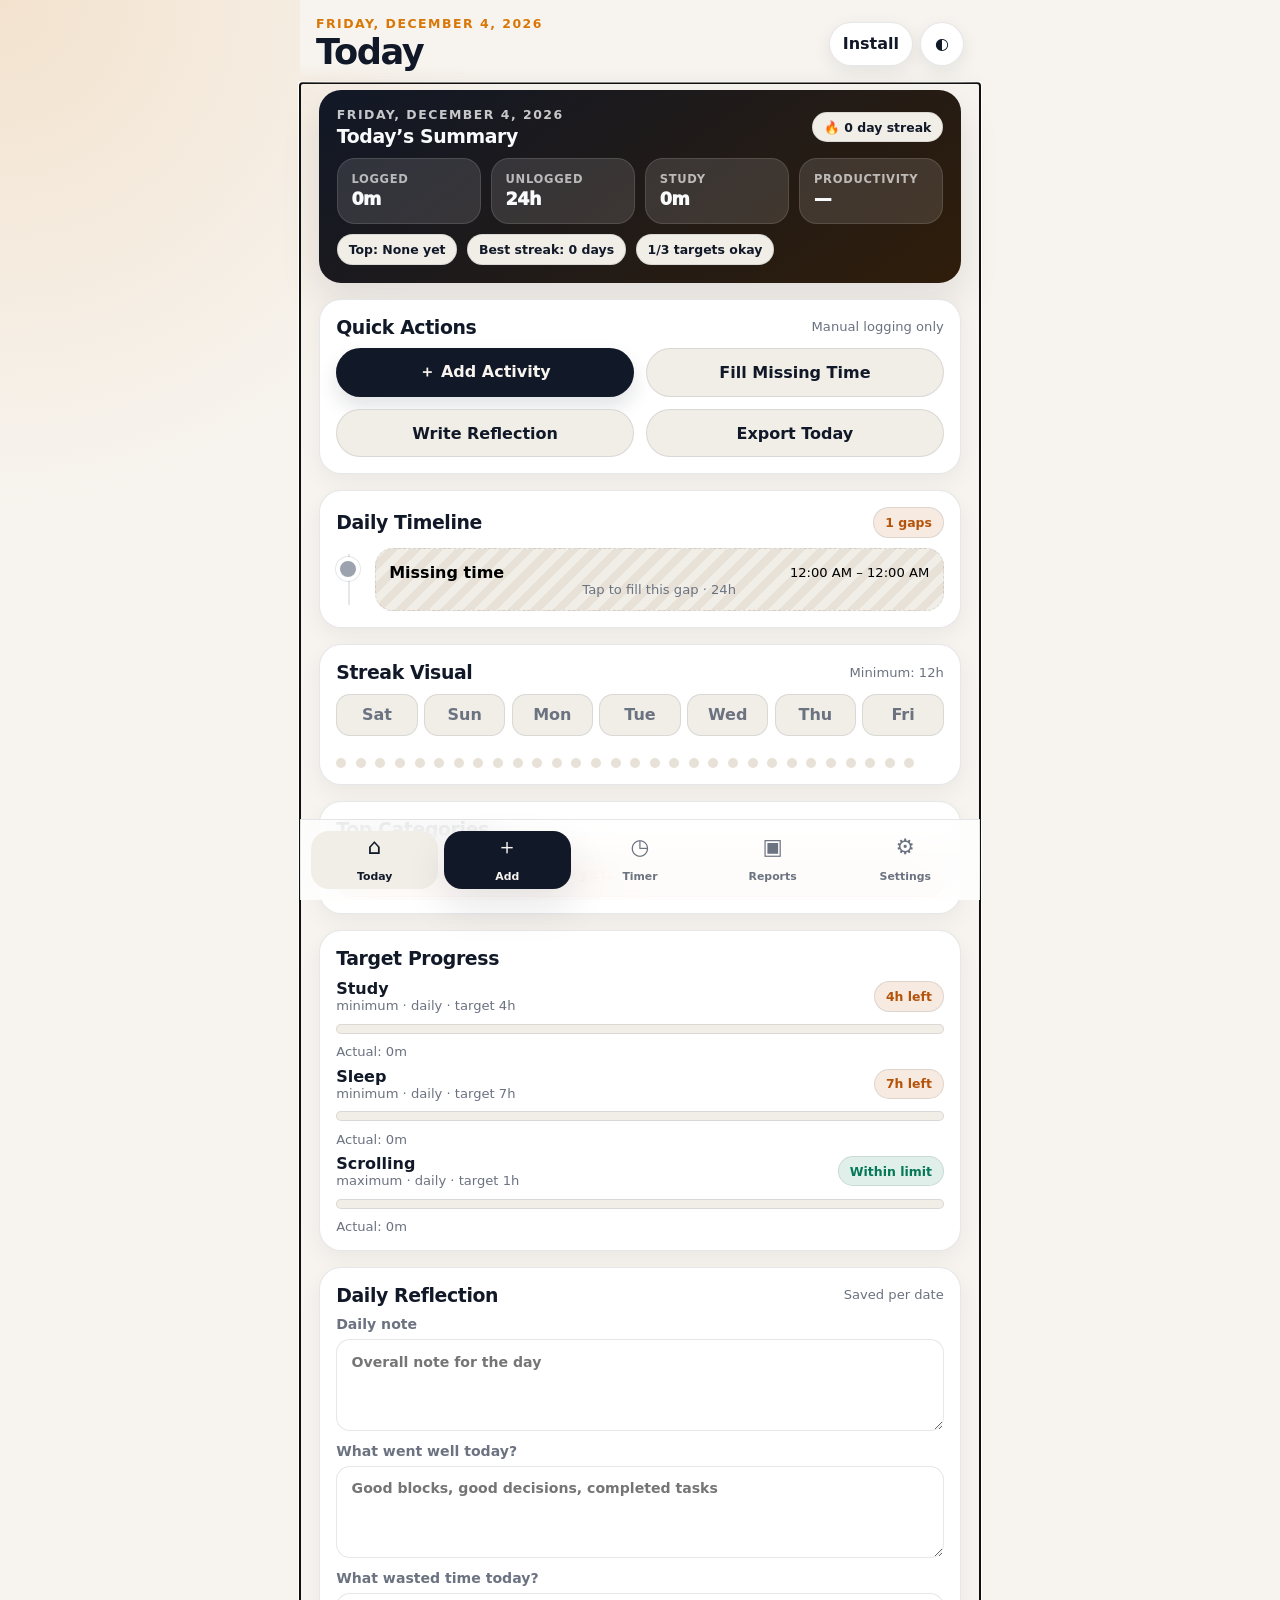
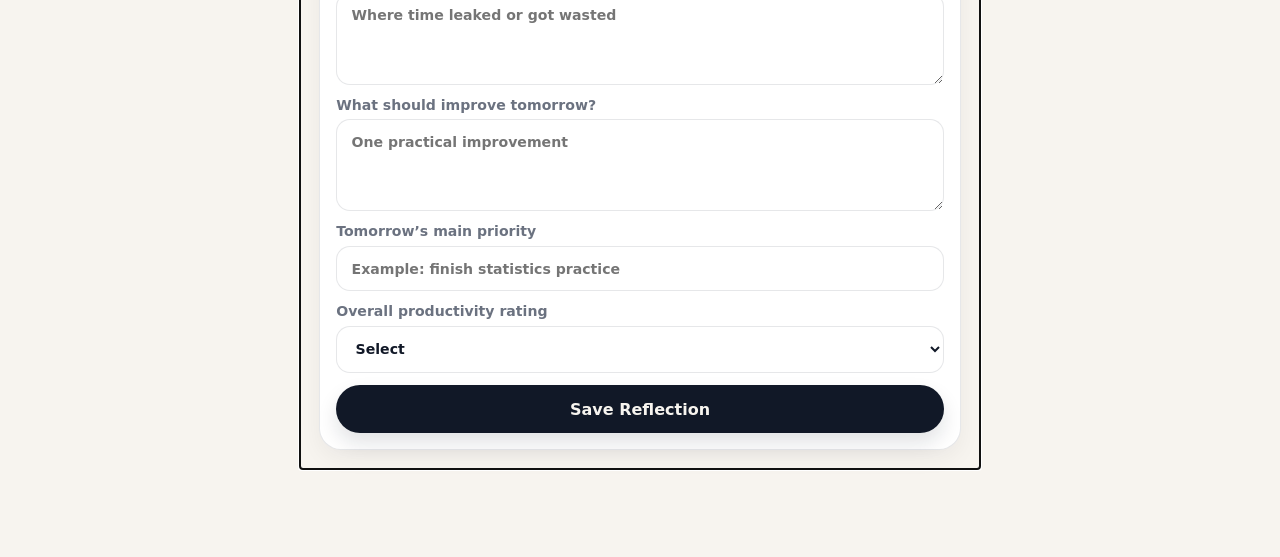
<file: index.html>
<!doctype html>
<html lang="en">
<head>
  <meta charset="utf-8" />
  <meta name="viewport" content="width=device-width, initial-scale=1, viewport-fit=cover" />
  <meta name="theme-color" content="#111827" />
  <meta name="description" content="24-hour time audit and productivity tracker PWA" />
  <meta name="apple-mobile-web-app-capable" content="yes" />
  <meta name="apple-mobile-web-app-status-bar-style" content="black-translucent" />
  <meta name="apple-mobile-web-app-title" content="Time Audit" />
  <link rel="manifest" href="manifest.json" />
  <link rel="icon" href="assets/icon-192.png" />
  <link rel="apple-touch-icon" href="assets/icon-192.png" />
  <link rel="stylesheet" href="styles.css" />
  <title>Time Audit PWA</title>
</head>
<body>
  <noscript>
    <div class="noscript">This app needs JavaScript enabled because all data is stored and processed locally in your browser.</div>
  </noscript>

  <div id="appShell" class="app-shell">
    <header class="topbar">
      <div>
        <p class="eyebrow" id="currentDateLabel">Today</p>
        <h1 id="screenTitle">Time Audit</h1>
      </div>
      <div class="top-actions">
        <button class="icon-btn" id="installBtn" hidden title="Install app">Install</button>
        <button class="icon-btn" id="themeToggle" title="Toggle theme">◐</button>
      </div>
    </header>

    <main id="app" class="content" tabindex="-1"></main>

    <nav class="bottom-nav" aria-label="Main navigation">
      <button class="nav-item active" data-screen="today" aria-label="Today">
        <span>⌂</span><strong>Today</strong>
      </button>
      <button class="nav-item nav-add" data-screen="add" aria-label="Add Activity">
        <span>＋</span><strong>Add</strong>
      </button>
      <button class="nav-item" data-screen="timer" aria-label="Pomodoro Timer">
        <span>◷</span><strong>Timer</strong>
      </button>
      <button class="nav-item" data-screen="reports" aria-label="Reports">
        <span>▣</span><strong>Reports</strong>
      </button>
      <button class="nav-item" data-screen="settings" aria-label="Settings">
        <span>⚙</span><strong>Settings</strong>
      </button>
    </nav>
  </div>

  <div id="toast" class="toast" role="status" aria-live="polite"></div>

  <template id="modalTemplate">
    <div class="modal-backdrop" data-close-modal>
      <section class="modal-card" role="dialog" aria-modal="true" aria-labelledby="modalTitle">
        <div class="modal-head">
          <h2 id="modalTitle"></h2>
          <button class="icon-btn" data-close-modal aria-label="Close">×</button>
        </div>
        <div id="modalBody"></div>
      </section>
    </div>
  </template>

  <script src="app.js" defer></script>
</body>
</html>
</file>
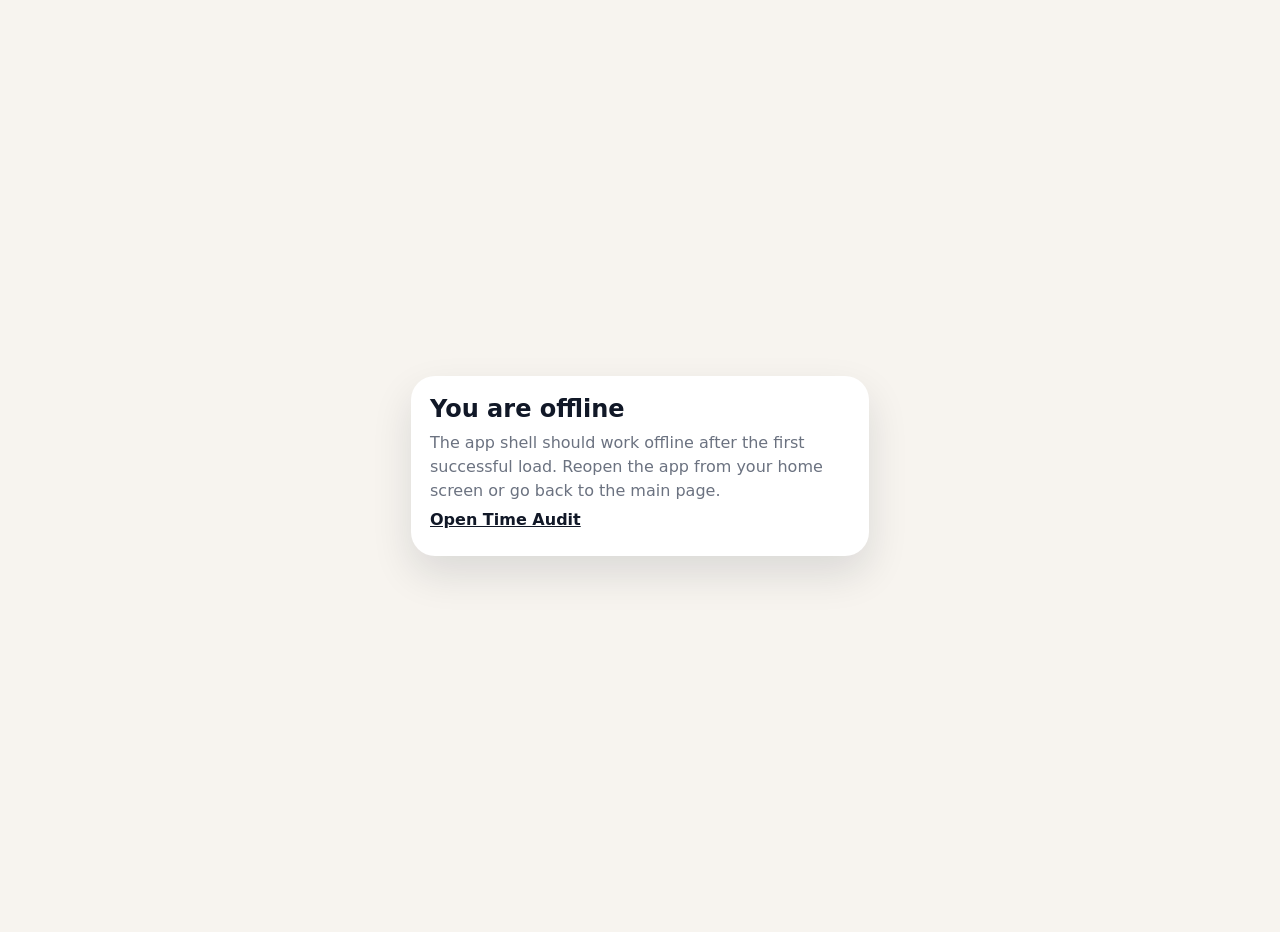
<file: offline.html>
<!doctype html>
<html lang="en">
<head>
  <meta charset="utf-8" />
  <meta name="viewport" content="width=device-width, initial-scale=1" />
  <title>Time Audit Offline</title>
  <style>
    body{margin:0;min-height:100vh;display:grid;place-items:center;font-family:system-ui,sans-serif;background:#f7f4ef;color:#111827;padding:1rem}.card{max-width:420px;background:white;padding:1.2rem;border-radius:24px;box-shadow:0 18px 40px rgba(17,24,39,.12)}h1{margin:0 0 .5rem;font-size:1.5rem}p{margin:.3rem 0;color:#6b7280;line-height:1.5}a{color:#111827;font-weight:800}
  </style>
</head>
<body>
  <main class="card">
    <h1>You are offline</h1>
    <p>The app shell should work offline after the first successful load. Reopen the app from your home screen or go back to the main page.</p>
    <p><a href="./index.html#today">Open Time Audit</a></p>
  </main>
</body>
</html>
</file>
<file: styles.css>
:root {
  --bg: #f7f4ef;
  --surface: #ffffff;
  --surface-2: #f1eee8;
  --surface-3: #e7e1d7;
  --text: #111827;
  --muted: #6b7280;
  --soft: #9ca3af;
  --brand: #111827;
  --brand-2: #374151;
  --accent: #d97706;
  --good: #047857;
  --warn: #b45309;
  --bad: #b91c1c;
  --line: rgba(17, 24, 39, 0.10);
  --shadow: 0 18px 40px rgba(17, 24, 39, 0.10);
  --radius-xl: 28px;
  --radius-lg: 22px;
  --radius-md: 16px;
  --safe-bottom: env(safe-area-inset-bottom, 0px);
}

[data-theme="dark"] {
  --bg: #0c0f14;
  --surface: #141923;
  --surface-2: #1c2330;
  --surface-3: #273142;
  --text: #f9fafb;
  --muted: #c3c8d1;
  --soft: #9099a8;
  --brand: #f9fafb;
  --brand-2: #d1d5db;
  --accent: #f59e0b;
  --good: #34d399;
  --warn: #fbbf24;
  --bad: #f87171;
  --line: rgba(249, 250, 251, 0.12);
  --shadow: 0 18px 40px rgba(0, 0, 0, 0.35);
}

* { box-sizing: border-box; }

html { scroll-behavior: smooth; }

body {
  margin: 0;
  min-height: 100vh;
  font-family: Inter, ui-sans-serif, system-ui, -apple-system, BlinkMacSystemFont, "Segoe UI", sans-serif;
  background: radial-gradient(circle at top left, rgba(217, 119, 6, 0.14), transparent 32rem), var(--bg);
  color: var(--text);
  -webkit-font-smoothing: antialiased;
}

button, input, select, textarea {
  font: inherit;
}

button {
  cursor: pointer;
  border: 0;
}

button:disabled {
  opacity: 0.55;
  cursor: not-allowed;
}

input, select, textarea {
  width: 100%;
  color: var(--text);
  background: var(--surface);
  border: 1px solid var(--line);
  border-radius: 14px;
  padding: 0.85rem 0.9rem;
  outline: none;
}

input[type="checkbox"], input[type="radio"] {
  width: auto;
  accent-color: var(--accent);
}

input[type="color"] {
  padding: 0.2rem;
  min-height: 48px;
}

textarea {
  resize: vertical;
  min-height: 92px;
}

label {
  display: grid;
  gap: 0.42rem;
  font-size: 0.88rem;
  color: var(--muted);
  font-weight: 700;
}

h1, h2, h3, p { margin: 0; }

h1 {
  font-size: clamp(1.55rem, 5vw, 2.2rem);
  line-height: 1.05;
  letter-spacing: -0.04em;
}

h2 {
  font-size: 1.18rem;
  letter-spacing: -0.02em;
}

h3 { font-size: 1rem; }

a { color: inherit; }

.app-shell {
  width: min(100%, 680px);
  min-height: 100vh;
  margin: 0 auto;
  padding-bottom: calc(88px + var(--safe-bottom));
}

.topbar {
  position: sticky;
  top: 0;
  z-index: 20;
  display: flex;
  align-items: center;
  justify-content: space-between;
  gap: 1rem;
  padding: calc(1rem + env(safe-area-inset-top, 0px)) 1rem 0.75rem;
  background: linear-gradient(to bottom, var(--bg) 75%, rgba(247, 244, 239, 0));
  backdrop-filter: blur(18px);
}

[data-theme="dark"] .topbar {
  background: linear-gradient(to bottom, var(--bg) 75%, rgba(12, 15, 20, 0));
}

.eyebrow {
  color: var(--accent);
  font-size: 0.78rem;
  font-weight: 900;
  letter-spacing: 0.12em;
  text-transform: uppercase;
  margin-bottom: 0.2rem;
}

.top-actions {
  display: flex;
  align-items: center;
  gap: 0.45rem;
}

.icon-btn {
  min-width: 44px;
  min-height: 44px;
  display: inline-grid;
  place-items: center;
  padding: 0 0.8rem;
  border-radius: 999px;
  background: var(--surface);
  color: var(--text);
  box-shadow: 0 6px 18px rgba(17, 24, 39, 0.08);
  border: 1px solid var(--line);
  font-weight: 900;
}

.content {
  padding: 0.4rem 1rem 1.2rem;
}

.bottom-nav {
  position: fixed;
  z-index: 50;
  left: 50%;
  bottom: 0;
  transform: translateX(-50%);
  width: min(100%, 680px);
  display: grid;
  grid-template-columns: repeat(5, 1fr);
  gap: 0.35rem;
  padding: 0.7rem 0.7rem calc(0.7rem + var(--safe-bottom));
  background: rgba(255, 255, 255, 0.82);
  border-top: 1px solid var(--line);
  backdrop-filter: blur(18px);
}

[data-theme="dark"] .bottom-nav {
  background: rgba(20, 25, 35, 0.88);
}

.nav-item {
  display: grid;
  gap: 0.18rem;
  place-items: center;
  min-height: 58px;
  color: var(--muted);
  background: transparent;
  border-radius: 18px;
  transition: transform 0.18s ease, background 0.18s ease, color 0.18s ease;
}

.nav-item span { font-size: 1.35rem; line-height: 1; }
.nav-item strong { font-size: 0.68rem; }
.nav-item.active { color: var(--text); background: var(--surface-2); }
.nav-item:active { transform: scale(0.96); }

.nav-add {
  background: var(--brand);
  color: var(--bg);
  box-shadow: var(--shadow);
}

.nav-add.active {
  background: var(--accent);
  color: #111827;
}

.stack { display: grid; gap: 1rem; }
.stack-sm { display: grid; gap: 0.65rem; }
.row { display: flex; align-items: center; gap: 0.7rem; }
.row-wrap { display: flex; flex-wrap: wrap; gap: 0.6rem; align-items: center; }
.between { display: flex; justify-content: space-between; gap: 0.8rem; align-items: center; }
.grid-2 { display: grid; grid-template-columns: repeat(2, minmax(0, 1fr)); gap: 0.75rem; }
.grid-3 { display: grid; grid-template-columns: repeat(3, minmax(0, 1fr)); gap: 0.65rem; }

.card {
  background: var(--surface);
  border: 1px solid var(--line);
  border-radius: var(--radius-lg);
  box-shadow: 0 8px 22px rgba(17, 24, 39, 0.05);
  padding: 1rem;
}

.card.hero {
  padding: 1.1rem;
  color: #f9fafb;
  background: linear-gradient(145deg, #111827, #2f1d0a);
  border: 0;
  box-shadow: var(--shadow);
}

[data-theme="dark"] .card.hero {
  background: linear-gradient(145deg, #1f2937, #3a240d);
}

.hero .muted, .hero .eyebrow { color: rgba(255,255,255,0.76); }

.stat-grid {
  display: grid;
  grid-template-columns: repeat(2, minmax(0, 1fr));
  gap: 0.65rem;
}

.stat {
  padding: 0.85rem;
  border-radius: 18px;
  background: rgba(255,255,255,0.12);
  border: 1px solid rgba(255,255,255,0.12);
}

.stat:not(.hero .stat) { background: var(--surface-2); }
.stat-label { font-size: 0.72rem; color: var(--muted); font-weight: 800; text-transform: uppercase; letter-spacing: 0.06em; }
.hero .stat-label { color: rgba(255,255,255,0.66); }
.stat-value { margin-top: 0.2rem; font-size: 1.1rem; font-weight: 950; letter-spacing: -0.03em; }

.muted { color: var(--muted); }
.soft { color: var(--soft); }
.small { font-size: 0.82rem; }
.tiny { font-size: 0.72rem; }
.center { text-align: center; }

.btn {
  display: inline-flex;
  align-items: center;
  justify-content: center;
  gap: 0.4rem;
  min-height: 48px;
  padding: 0.82rem 1rem;
  border-radius: 999px;
  background: var(--brand);
  color: var(--bg);
  font-weight: 900;
  border: 1px solid transparent;
  box-shadow: 0 10px 20px rgba(17, 24, 39, 0.12);
}

.btn.secondary {
  background: var(--surface-2);
  color: var(--text);
  border-color: var(--line);
  box-shadow: none;
}

.btn.ghost {
  background: transparent;
  color: var(--text);
  border-color: var(--line);
  box-shadow: none;
}

.btn.danger {
  background: rgba(185, 28, 28, 0.12);
  color: var(--bad);
  border-color: rgba(185, 28, 28, 0.22);
  box-shadow: none;
}

.btn.success {
  background: rgba(4, 120, 87, 0.14);
  color: var(--good);
  border-color: rgba(4, 120, 87, 0.20);
  box-shadow: none;
}

.btn.full { width: 100%; }

.chip {
  display: inline-flex;
  align-items: center;
  gap: 0.38rem;
  padding: 0.42rem 0.68rem;
  border-radius: 999px;
  background: var(--surface-2);
  color: var(--text);
  font-size: 0.78rem;
  font-weight: 850;
  border: 1px solid var(--line);
}

.chip.good { color: var(--good); background: rgba(4, 120, 87, 0.12); }
.chip.warn { color: var(--warn); background: rgba(180, 83, 9, 0.12); }
.chip.bad { color: var(--bad); background: rgba(185, 28, 28, 0.12); }

.timeline {
  position: relative;
  display: grid;
  gap: 0.72rem;
}

.timeline::before {
  content: "";
  position: absolute;
  left: 12px;
  top: 0.4rem;
  bottom: 0.4rem;
  width: 2px;
  background: var(--line);
}

.timeline-item {
  position: relative;
  display: grid;
  grid-template-columns: 28px 1fr;
  gap: 0.65rem;
}

.timeline-dot {
  width: 24px;
  height: 24px;
  border-radius: 999px;
  margin-top: 0.55rem;
  background: var(--item-color, var(--accent));
  border: 4px solid var(--surface);
  box-shadow: 0 0 0 1px var(--line);
  z-index: 2;
}

.timeline-card {
  padding: 0.85rem;
  border-radius: 18px;
  background: var(--surface-2);
  border: 1px solid var(--line);
}

.timeline-card.missing {
  background: repeating-linear-gradient(135deg, var(--surface-2), var(--surface-2) 8px, var(--surface-3) 8px, var(--surface-3) 16px);
  border-style: dashed;
}

.category-strip {
  display: flex;
  gap: 0.5rem;
  overflow-x: auto;
  padding-bottom: 0.2rem;
}

.category-pill {
  flex: 0 0 auto;
  display: grid;
  gap: 0.2rem;
  min-width: 110px;
  padding: 0.75rem;
  border-radius: 18px;
  border: 1px solid var(--line);
  background: var(--surface-2);
}

.color-dot {
  width: 10px;
  height: 10px;
  border-radius: 999px;
  display: inline-block;
  background: var(--dot, var(--accent));
}

.form-grid { display: grid; gap: 0.75rem; }
.form-row { display: grid; gap: 0.75rem; grid-template-columns: repeat(2, minmax(0, 1fr)); }

.alert {
  padding: 0.8rem;
  border-radius: 16px;
  background: rgba(180, 83, 9, 0.12);
  color: var(--warn);
  border: 1px solid rgba(180, 83, 9, 0.2);
  font-weight: 750;
}

.alert.bad {
  background: rgba(185, 28, 28, 0.12);
  color: var(--bad);
  border-color: rgba(185, 28, 28, 0.22);
}

.alert.good {
  background: rgba(4, 120, 87, 0.12);
  color: var(--good);
  border-color: rgba(4, 120, 87, 0.22);
}

.tabs, .segmented {
  display: flex;
  gap: 0.42rem;
  padding: 0.3rem;
  border-radius: 999px;
  background: var(--surface-2);
  overflow-x: auto;
}

.tab, .segment {
  flex: 1;
  min-height: 42px;
  padding: 0.5rem 0.8rem;
  border-radius: 999px;
  background: transparent;
  color: var(--muted);
  font-weight: 900;
  white-space: nowrap;
}

.tab.active, .segment.active {
  background: var(--surface);
  color: var(--text);
  box-shadow: 0 4px 12px rgba(17, 24, 39, 0.08);
}

.check-grid {
  display: grid;
  grid-template-columns: repeat(2, minmax(0, 1fr));
  gap: 0.55rem;
}

.check-card {
  display: flex;
  align-items: center;
  gap: 0.55rem;
  padding: 0.68rem;
  border-radius: 16px;
  background: var(--surface-2);
  color: var(--text);
  border: 1px solid var(--line);
  font-weight: 800;
}

.chart-wrap {
  position: relative;
  width: 100%;
  min-height: 260px;
}

canvas.chart {
  display: block;
  width: 100%;
  height: 280px;
  border-radius: 18px;
  background: var(--surface-2);
  border: 1px solid var(--line);
}

.streak-dots {
  display: grid;
  grid-template-columns: repeat(7, 1fr);
  gap: 0.38rem;
}

.streak-dot {
  display: grid;
  place-items: center;
  min-height: 42px;
  border-radius: 14px;
  background: var(--surface-2);
  border: 1px solid var(--line);
  color: var(--muted);
  font-weight: 900;
}

.streak-dot.hit {
  background: rgba(4, 120, 87, 0.14);
  color: var(--good);
  border-color: rgba(4, 120, 87, 0.22);
}

.timer-face {
  width: min(76vw, 310px);
  height: min(76vw, 310px);
  margin: 0.6rem auto;
  border-radius: 999px;
  display: grid;
  place-items: center;
  background: conic-gradient(var(--accent) var(--progress, 0deg), var(--surface-2) 0deg);
  box-shadow: var(--shadow);
}

.timer-inner {
  width: 82%;
  height: 82%;
  display: grid;
  place-items: center;
  border-radius: 999px;
  background: var(--surface);
  text-align: center;
}

.timer-time {
  font-size: clamp(2.5rem, 15vw, 4rem);
  font-weight: 1000;
  letter-spacing: -0.06em;
}

.progress-bar {
  height: 10px;
  overflow: hidden;
  background: var(--surface-2);
  border-radius: 999px;
  border: 1px solid var(--line);
}

.progress-fill {
  height: 100%;
  width: var(--progress, 0%);
  border-radius: inherit;
  background: var(--fill, var(--accent));
}

.table-lite { display: grid; gap: 0.48rem; }
.table-row {
  display: grid;
  grid-template-columns: minmax(0, 1fr) auto;
  gap: 0.6rem;
  align-items: center;
  padding: 0.68rem;
  border-radius: 15px;
  background: var(--surface-2);
  border: 1px solid var(--line);
}

.modal-backdrop {
  position: fixed;
  inset: 0;
  z-index: 100;
  display: grid;
  place-items: end center;
  padding: 1rem;
  background: rgba(0,0,0,0.45);
}

.modal-card {
  width: min(100%, 660px);
  max-height: 88vh;
  overflow: auto;
  padding: 1rem;
  border-radius: 28px;
  background: var(--surface);
  color: var(--text);
  box-shadow: 0 28px 70px rgba(0,0,0,0.28);
}

.modal-head {
  display: flex;
  justify-content: space-between;
  align-items: center;
  gap: 0.8rem;
  margin-bottom: 0.8rem;
}

.toast {
  position: fixed;
  left: 50%;
  bottom: calc(92px + var(--safe-bottom));
  transform: translateX(-50%) translateY(20px);
  width: min(calc(100% - 2rem), 560px);
  z-index: 200;
  padding: 0.8rem 1rem;
  border-radius: 999px;
  background: var(--text);
  color: var(--bg);
  text-align: center;
  opacity: 0;
  pointer-events: none;
  transition: opacity 0.2s ease, transform 0.2s ease;
  box-shadow: var(--shadow);
  font-weight: 850;
}

.toast.show {
  opacity: 1;
  transform: translateX(-50%) translateY(0);
}

.noscript {
  margin: 1rem;
  padding: 1rem;
  border-radius: 16px;
  background: #fee2e2;
  color: #7f1d1d;
}

.export-preview {
  position: fixed;
  left: -9999px;
  top: 0;
  width: 900px;
  background: #f7f4ef;
  color: #111827;
  padding: 44px;
  font-family: Inter, Arial, sans-serif;
}

.export-card {
  background: white;
  border-radius: 36px;
  padding: 36px;
  box-shadow: 0 20px 55px rgba(17, 24, 39, 0.12);
}

@media (min-width: 560px) {
  .content { padding-inline: 1.2rem; }
  .stat-grid { grid-template-columns: repeat(4, minmax(0, 1fr)); }
  .form-row.three { grid-template-columns: repeat(3, minmax(0, 1fr)); }
}
</file>
